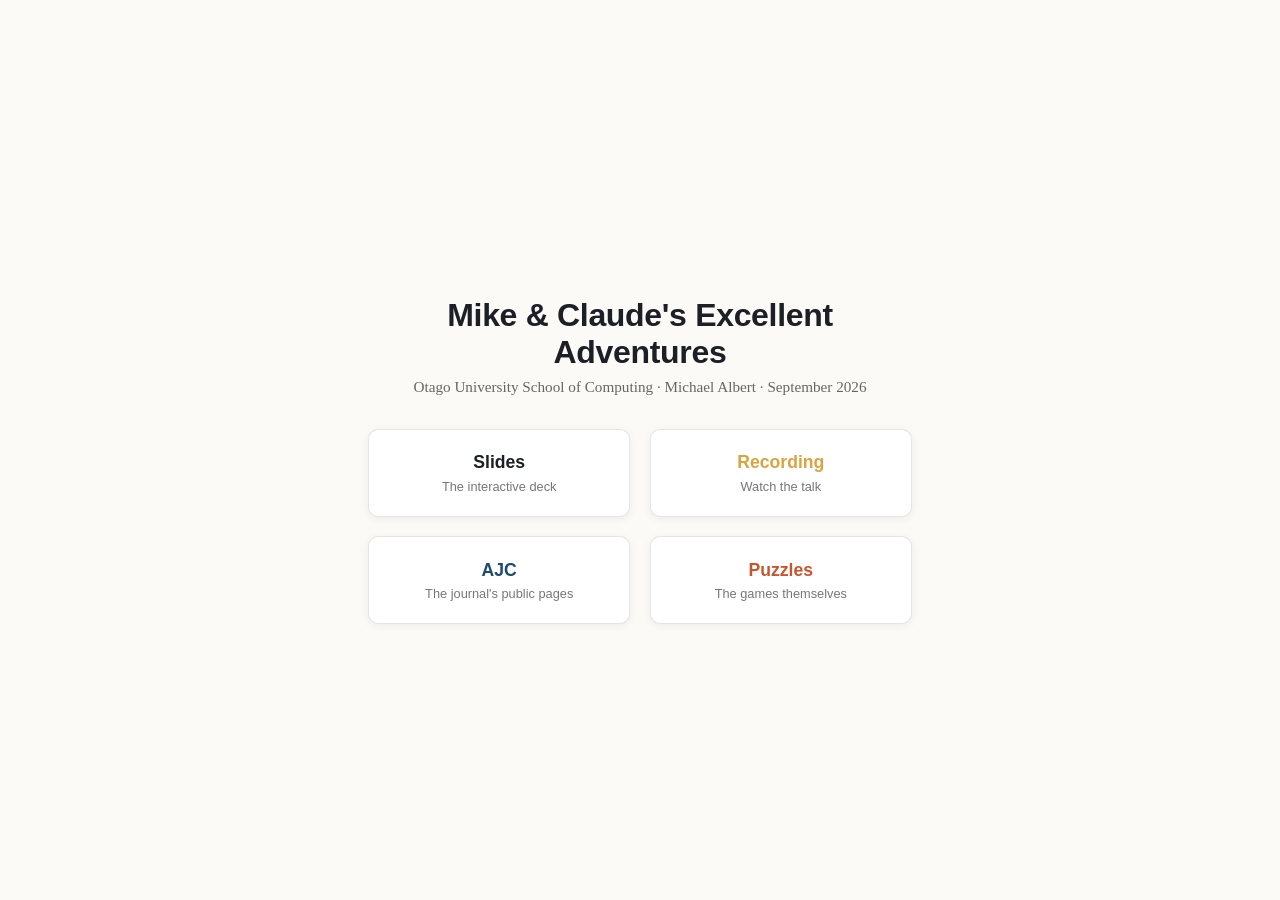
<file: index.html>
<!doctype html>
<html lang="en">
<head>
  <meta charset="utf-8" />
  <title>Mike &amp; Claude's Excellent Adventures</title>
  <meta name="viewport" content="width=device-width, initial-scale=1.0" />
  <style>
    :root {
      --ink: #1c1f26;
      --paper: #fbfaf7;
      --act1: #1f4b6e;
      --act3: #c9552f;
      --accent: #d9a441;
    }
    html, body {
      height: 100%;
      margin: 0;
    }
    body {
      display: flex;
      align-items: center;
      justify-content: center;
      background: var(--paper);
      color: var(--ink);
      font-family: Georgia, 'Iowan Old Style', serif;
      padding: 1.5em;
      box-sizing: border-box;
    }
    main {
      max-width: 34em;
      text-align: center;
    }
    h1 {
      font-family: 'Helvetica Neue', Arial, sans-serif;
      font-weight: 700;
      letter-spacing: -0.01em;
      font-size: 2em;
      margin-bottom: 0.2em;
    }
    p.meta {
      font-size: 0.95em;
      color: #666;
      margin-top: 0;
      margin-bottom: 2.2em;
    }
    .links {
      display: flex;
      gap: 1.2em;
      justify-content: center;
      flex-wrap: wrap;
    }
    a.card {
      display: block;
      flex: 1 1 12em;
      max-width: 14em;
      padding: 1.4em 1.2em;
      border-radius: 10px;
      border: 1px solid rgba(0, 0, 0, 0.1);
      background: #fff;
      color: var(--ink);
      text-decoration: none;
      font-family: 'Helvetica Neue', Arial, sans-serif;
      box-shadow: 0 2px 10px rgba(0, 0, 0, 0.06);
      transition: transform 0.15s ease, box-shadow 0.15s ease;
    }
    a.card:hover {
      transform: translateY(-2px);
      box-shadow: 0 6px 18px rgba(0, 0, 0, 0.1);
    }
    a.card .label {
      display: block;
      font-weight: 700;
      font-size: 1.1em;
      color: var(--ink);
      margin-bottom: 0.3em;
    }
    a.card .sub {
      display: block;
      font-size: 0.8em;
      color: #777;
    }
    a.card.recording .label {
      color: var(--accent);
    }
    a.card.ajc .label {
      color: var(--act1);
    }
    a.card.puzzles .label {
      color: var(--act3);
    }
  </style>
</head>
<body>
  <main>
    <h1>Mike &amp; Claude's Excellent Adventures</h1>
    <p class="meta">Otago University School of Computing · Michael Albert · September 2026</p>
    <div class="links">
      <a class="card slides" href="slides.html">
        <span class="label">Slides</span>
        <span class="sub">The interactive deck</span>
      </a>
      <a class="card recording" href="recording.html">
        <span class="label">Recording</span>
        <span class="sub">Watch the talk</span>
      </a>
      <a class="card ajc" href="https://ajc.maths.uq.edu.au/" target="_blank" rel="noopener">
        <span class="label">AJC</span>
        <span class="sub">The journal's public pages</span>
      </a>
      <a class="card puzzles" href="https://michael-albert-dun.github.io/" target="_blank" rel="noopener">
        <span class="label">Puzzles</span>
        <span class="sub">The games themselves</span>
      </a>
    </div>
  </main>
</body>
</html>
</file>
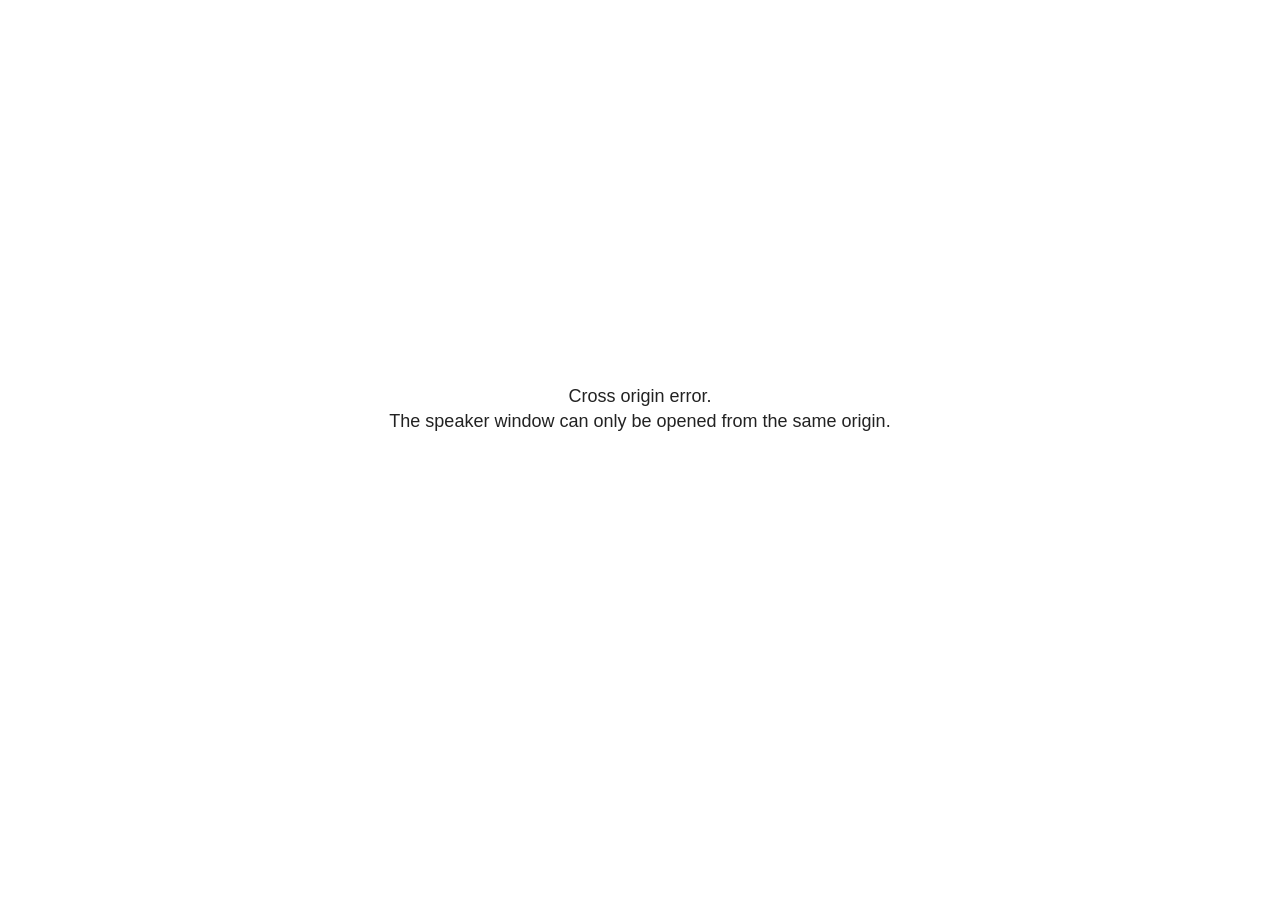
<file: plugin/notes/speaker-view.html>
<!--
	NOTE: You need to build the notes plugin after making changes to this file.
-->
<html lang="en">
	<head>
		<meta charset="utf-8">

		<title>reveal.js - Speaker View</title>

		<style>
			body {
				font-family: Helvetica;
				font-size: 18px;
			}

			#current-slide,
			#upcoming-slide,
			#speaker-controls {
				padding: 6px;
				box-sizing: border-box;
				-moz-box-sizing: border-box;
			}

			#current-slide iframe,
			#upcoming-slide iframe {
				width: 100%;
				height: 100%;
				border: 1px solid #ddd;
			}

			#current-slide .label,
			#upcoming-slide .label {
				position: absolute;
				top: 10px;
				left: 10px;
				z-index: 2;
			}

			#connection-status {
				position: absolute;
				top: 0;
				left: 0;
				width: 100%;
				height: 100%;
				z-index: 20;
				padding: 30% 20% 20% 20%;
				font-size: 18px;
				color: #222;
				background: #fff;
				text-align: center;
				box-sizing: border-box;
				line-height: 1.4;
			}

			.overlay-element {
				height: 34px;
				line-height: 34px;
				padding: 0 10px;
				text-shadow: none;
				background: rgba( 220, 220, 220, 0.8 );
				color: #222;
				font-size: 14px;
			}

			.overlay-element.interactive:hover {
				background: rgba( 220, 220, 220, 1 );
			}

			#current-slide {
				position: absolute;
				width: 60%;
				height: 100%;
				top: 0;
				left: 0;
				padding-right: 0;
			}

			#upcoming-slide {
				position: absolute;
				width: 40%;
				height: 40%;
				right: 0;
				top: 0;
			}

			/* Speaker controls */
			#speaker-controls {
				position: absolute;
				top: 40%;
				right: 0;
				width: 40%;
				height: 60%;
				overflow: auto;
				font-size: 18px;
			}

				.speaker-controls-time.hidden,
				.speaker-controls-notes.hidden {
					display: none;
				}

				.speaker-controls-time .label,
				.speaker-controls-pace .label,
				.speaker-controls-notes .label {
					text-transform: uppercase;
					font-weight: normal;
					font-size: 0.66em;
					color: #666;
					margin: 0;
				}

				.speaker-controls-time, .speaker-controls-pace {
					border-bottom: 1px solid rgba( 200, 200, 200, 0.5 );
					margin-bottom: 10px;
					padding: 10px 16px;
					padding-bottom: 20px;
					cursor: pointer;
				}

				.speaker-controls-time .reset-button {
					opacity: 0;
					float: right;
					color: #666;
					text-decoration: none;
				}
				.speaker-controls-time:hover .reset-button {
					opacity: 1;
				}

				.speaker-controls-time .timer,
				.speaker-controls-time .clock {
					width: 50%;
				}

				.speaker-controls-time .timer,
				.speaker-controls-time .clock,
				.speaker-controls-time .pacing .hours-value,
				.speaker-controls-time .pacing .minutes-value,
				.speaker-controls-time .pacing .seconds-value {
					font-size: 1.9em;
				}

				.speaker-controls-time .timer {
					float: left;
				}

				.speaker-controls-time .clock {
					float: right;
					text-align: right;
				}

				.speaker-controls-time span.mute {
					opacity: 0.3;
				}

				.speaker-controls-time .pacing-title {
					margin-top: 5px;
				}

				.speaker-controls-time .pacing.ahead {
					color: blue;
				}

				.speaker-controls-time .pacing.on-track {
					color: green;
				}

				.speaker-controls-time .pacing.behind {
					color: red;
				}

				.speaker-controls-notes {
					padding: 10px 16px;
				}

				.speaker-controls-notes .value {
					margin-top: 5px;
					line-height: 1.4;
					font-size: 1.2em;
				}

			/* Layout selector */
			#speaker-layout {
				position: absolute;
				top: 10px;
				right: 10px;
				color: #222;
				z-index: 10;
			}
				#speaker-layout select {
					position: absolute;
					width: 100%;
					height: 100%;
					top: 0;
					left: 0;
					border: 0;
					box-shadow: 0;
					cursor: pointer;
					opacity: 0;

					font-size: 1em;
					background-color: transparent;

					-moz-appearance: none;
					-webkit-appearance: none;
					-webkit-tap-highlight-color: rgba(0, 0, 0, 0);
				}

				#speaker-layout select:focus {
					outline: none;
					box-shadow: none;
				}

			.clear {
				clear: both;
			}

			/* Speaker layout: Wide */
			body[data-speaker-layout="wide"] #current-slide,
			body[data-speaker-layout="wide"] #upcoming-slide {
				width: 50%;
				height: 45%;
				padding: 6px;
			}

			body[data-speaker-layout="wide"] #current-slide {
				top: 0;
				left: 0;
			}

			body[data-speaker-layout="wide"] #upcoming-slide {
				top: 0;
				left: 50%;
			}

			body[data-speaker-layout="wide"] #speaker-controls {
				top: 45%;
				left: 0;
				width: 100%;
				height: 50%;
				font-size: 1.25em;
			}

			/* Speaker layout: Tall */
			body[data-speaker-layout="tall"] #current-slide,
			body[data-speaker-layout="tall"] #upcoming-slide {
				width: 45%;
				height: 50%;
				padding: 6px;
			}

			body[data-speaker-layout="tall"] #current-slide {
				top: 0;
				left: 0;
			}

			body[data-speaker-layout="tall"] #upcoming-slide {
				top: 50%;
				left: 0;
			}

			body[data-speaker-layout="tall"] #speaker-controls {
				padding-top: 40px;
				top: 0;
				left: 45%;
				width: 55%;
				height: 100%;
				font-size: 1.25em;
			}

			/* Speaker layout: Notes only */
			body[data-speaker-layout="notes-only"] #current-slide,
			body[data-speaker-layout="notes-only"] #upcoming-slide {
				display: none;
			}

			body[data-speaker-layout="notes-only"] #speaker-controls {
				padding-top: 40px;
				top: 0;
				left: 0;
				width: 100%;
				height: 100%;
				font-size: 1.25em;
			}

			@media screen and (max-width: 1080px) {
				body[data-speaker-layout="default"] #speaker-controls {
					font-size: 16px;
				}
			}

			@media screen and (max-width: 900px) {
				body[data-speaker-layout="default"] #speaker-controls {
					font-size: 14px;
				}
			}

			@media screen and (max-width: 800px) {
				body[data-speaker-layout="default"] #speaker-controls {
					font-size: 12px;
				}
			}

		</style>
	</head>

	<body>

		<div id="connection-status">Loading speaker view...</div>

		<div id="current-slide"></div>
		<div id="upcoming-slide"><span class="overlay-element label">Upcoming</span></div>
		<div id="speaker-controls">
			<div class="speaker-controls-time">
				<h4 class="label">Time <span class="reset-button">Click to Reset</span></h4>
				<div class="clock">
					<span class="clock-value">0:00 AM</span>
				</div>
				<div class="timer">
					<span class="hours-value">00</span><span class="minutes-value">:00</span><span class="seconds-value">:00</span>
				</div>
				<div class="clear"></div>

				<h4 class="label pacing-title" style="display: none">Pacing – Time to finish current slide</h4>
				<div class="pacing" style="display: none">
					<span class="hours-value">00</span><span class="minutes-value">:00</span><span class="seconds-value">:00</span>
				</div>
			</div>

			<div class="speaker-controls-notes hidden">
				<h4 class="label">Notes</h4>
				<div class="value"></div>
			</div>
		</div>
		<div id="speaker-layout" class="overlay-element interactive">
			<span class="speaker-layout-label"></span>
			<select class="speaker-layout-dropdown"></select>
		</div>

		<script>

			(function() {

				var notes,
					notesValue,
					currentState,
					currentSlide,
					upcomingSlide,
					layoutLabel,
					layoutDropdown,
					pendingCalls = {},
					lastRevealApiCallId = 0,
					connected = false

				var connectionStatus = document.querySelector( '#connection-status' );

				var SPEAKER_LAYOUTS = {
					'default': 'Default',
					'wide': 'Wide',
					'tall': 'Tall',
					'notes-only': 'Notes only'
				};

				setupLayout();

				let openerOrigin;

				try {
					openerOrigin = window.opener.location.origin;
				}
				catch ( error ) { console.warn( error ) }

				// In order to prevent XSS, the speaker view will only run if its
				// opener has the same origin as itself
				if( window.location.origin !== openerOrigin ) {
					connectionStatus.innerHTML = 'Cross origin error.<br>The speaker window can only be opened from the same origin.';
					return;
				}

				var connectionTimeout = setTimeout( function() {
					connectionStatus.innerHTML = 'Error connecting to main window.<br>Please try closing and reopening the speaker view.';
				}, 5000 );

				window.addEventListener( 'message', function( event ) {

					// Validate the origin of all messages to avoid parsing messages
					// that aren't meant for us. Ignore when running off file:// so
					// that the speaker view continues to work without a web server.
					if( window.location.origin !== event.origin && window.location.origin !== 'file://' ) {
						return
					}

					clearTimeout( connectionTimeout );
					connectionStatus.style.display = 'none';

					var data = JSON.parse( event.data );

					// The overview mode is only useful to the reveal.js instance
					// where navigation occurs so we don't sync it
					if( data.state ) delete data.state.overview;

					// Messages sent by the notes plugin inside of the main window
					if( data && data.namespace === 'reveal-notes' ) {
						if( data.type === 'connect' ) {
							handleConnectMessage( data );
						}
						else if( data.type === 'state' ) {
							handleStateMessage( data );
						}
						else if( data.type === 'return' ) {
							pendingCalls[data.callId](data.result);
							delete pendingCalls[data.callId];
						}
					}
					// Messages sent by the reveal.js inside of the current slide preview
					else if( data && data.namespace === 'reveal' ) {
						const supportedEvents = [
							'slidechanged',
							'fragmentshown',
							'fragmenthidden',
							'paused',
							'resumed',
							'previewiframe',
							'previewimage',
							'previewvideo',
							'closeoverlay'
						];

						if( /ready/.test( data.eventName ) ) {
							// Send a message back to notify that the handshake is complete
							window.opener.postMessage( JSON.stringify({ namespace: 'reveal-notes', type: 'connected'} ), '*' );
						}
						else if( supportedEvents.includes( data.eventName ) && currentState !== JSON.stringify( data.state ) ) {
							dispatchStateToMainWindow( data.state );
						}
					}

				} );

				/**
				 * Updates the presentation in the main window to match the state
				 * of the presentation in the notes window.
				 */
				const dispatchStateToMainWindow = debounce(( state ) => {
					window.opener.postMessage( JSON.stringify({ method: 'setState', args: [ state ]} ), '*' );
				}, 500);

				/**
				 * Asynchronously calls the Reveal.js API of the main frame.
				 */
				function callRevealApi( methodName, methodArguments, callback ) {

					var callId = ++lastRevealApiCallId;
					pendingCalls[callId] = callback;
					window.opener.postMessage( JSON.stringify( {
						namespace: 'reveal-notes',
						type: 'call',
						callId: callId,
						methodName: methodName,
						arguments: methodArguments
					} ), '*' );

				}

				/**
				 * Called when the main window is trying to establish a
				 * connection.
				 */
				function handleConnectMessage( data ) {

					if( connected === false ) {
						connected = true;

						setupIframes( data );
						setupKeyboard();
						setupNotes();
						setupTimer();
						setupHeartbeat();
					}

				}

				/**
				 * Called when the main window sends an updated state.
				 */
				function handleStateMessage( data ) {

					// Store the most recently set state to avoid circular loops
					// applying the same state
					currentState = JSON.stringify( data.state );

					// No need for updating the notes in case of fragment changes
					if ( data.notes ) {
						notes.classList.remove( 'hidden' );
						notesValue.style.whiteSpace = data.whitespace;
						if( data.markdown ) {
							notesValue.innerHTML = marked( data.notes );
						}
						else {
							notesValue.innerHTML = data.notes;
						}
					}
					else {
						notes.classList.add( 'hidden' );
					}

					// Don't show lightboxes in the upcoming slide
					const { previewVideo, previewImage, previewIframe, ...upcomingState } = data.state;

					// Update the note slides
					currentSlide.contentWindow.postMessage( JSON.stringify({ method: 'setState', args: [ data.state ] }), '*' );
					upcomingSlide.contentWindow.postMessage( JSON.stringify({ method: 'setState', args: [ upcomingState ] }), '*' );
					upcomingSlide.contentWindow.postMessage( JSON.stringify({ method: 'next' }), '*' );

				}

				// Limit to max one state update per X ms
				handleStateMessage = debounce( handleStateMessage, 200 );

				/**
				 * Forward keyboard events to the current slide window.
				 * This enables keyboard events to work even if focus
				 * isn't set on the current slide iframe.
				 *
				 * Block F5 default handling, it reloads and disconnects
				 * the speaker notes window.
				 */
				function setupKeyboard() {

					document.addEventListener( 'keydown', function( event ) {
						if( event.keyCode === 116 || ( event.metaKey && event.keyCode === 82 ) ) {
							event.preventDefault();
							return false;
						}
						currentSlide.contentWindow.postMessage( JSON.stringify({ method: 'triggerKey', args: [ event.keyCode ] }), '*' );
					} );

				}

				/**
				 * Creates the preview iframes.
				 */
				function setupIframes( data ) {

					var params = [
						'receiver',
						'progress=false',
						'history=false',
						'transition=none',
						'autoSlide=0',
						'backgroundTransition=none'
					].join( '&' );

					var urlSeparator = /\?/.test(data.url) ? '&' : '?';
					var hash = '#/' + data.state.indexh + '/' + data.state.indexv;
					var currentURL = data.url + urlSeparator + params + '&scrollActivationWidth=false&postMessageEvents=true' + hash;
					var upcomingURL = data.url + urlSeparator + params + '&scrollActivationWidth=false&controls=false' + hash;

					currentSlide = document.createElement( 'iframe' );
					currentSlide.setAttribute( 'width', 1280 );
					currentSlide.setAttribute( 'height', 1024 );
					currentSlide.setAttribute( 'src', currentURL );
					document.querySelector( '#current-slide' ).appendChild( currentSlide );

					upcomingSlide = document.createElement( 'iframe' );
					upcomingSlide.setAttribute( 'width', 640 );
					upcomingSlide.setAttribute( 'height', 512 );
					upcomingSlide.setAttribute( 'src', upcomingURL );
					document.querySelector( '#upcoming-slide' ).appendChild( upcomingSlide );

				}

				/**
				 * Setup the notes UI.
				 */
				function setupNotes() {

					notes = document.querySelector( '.speaker-controls-notes' );
					notesValue = document.querySelector( '.speaker-controls-notes .value' );

				}

				/**
				 * We send out a heartbeat at all times to ensure we can
				 * reconnect with the main presentation window after reloads.
				 */
				function setupHeartbeat() {

					setInterval( () => {
						window.opener.postMessage( JSON.stringify({ namespace: 'reveal-notes', type: 'heartbeat'} ), '*' );
					}, 1000 );

				}

				function getTimings( callback ) {

					callRevealApi( 'getSlidesAttributes', [], function ( slideAttributes ) {
						callRevealApi( 'getConfig', [], function ( config ) {
							var totalTime = config.totalTime;
							var minTimePerSlide = config.minimumTimePerSlide || 0;
							var defaultTiming = config.defaultTiming;
							if ((defaultTiming == null) && (totalTime == null)) {
								callback(null);
								return;
							}
							// Setting totalTime overrides defaultTiming
							if (totalTime) {
								defaultTiming = 0;
							}
							var timings = [];
							for ( var i in slideAttributes ) {
								var slide = slideAttributes[ i ];
								var timing = defaultTiming;
								if( slide.hasOwnProperty( 'data-timing' )) {
									var t = slide[ 'data-timing' ];
									timing = parseInt(t);
									if( isNaN(timing) ) {
										console.warn("Could not parse timing '" + t + "' of slide " + i + "; using default of " + defaultTiming);
										timing = defaultTiming;
									}
								}
								timings.push(timing);
							}
							if ( totalTime ) {
								// After we've allocated time to individual slides, we summarize it and
								// subtract it from the total time
								var remainingTime = totalTime - timings.reduce( function(a, b) { return a + b; }, 0 );
								// The remaining time is divided by the number of slides that have 0 seconds
								// allocated at the moment, giving the average time-per-slide on the remaining slides
								var remainingSlides = (timings.filter( function(x) { return x == 0 }) ).length
								var timePerSlide = Math.round( remainingTime / remainingSlides, 0 )
								// And now we replace every zero-value timing with that average
								timings = timings.map( function(x) { return (x==0 ? timePerSlide : x) } );
							}
							var slidesUnderMinimum = timings.filter( function(x) { return (x < minTimePerSlide) } ).length
							if ( slidesUnderMinimum ) {
								message = "The pacing time for " + slidesUnderMinimum + " slide(s) is under the configured minimum of " + minTimePerSlide + " seconds. Check the data-timing attribute on individual slides, or consider increasing the totalTime or minimumTimePerSlide configuration options (or removing some slides).";
								alert(message);
							}
							callback( timings );
						} );
					} );

				}

				/**
				 * Return the number of seconds allocated for presenting
				 * all slides up to and including this one.
				 */
				function getTimeAllocated( timings, callback ) {

					callRevealApi( 'getSlidePastCount', [], function ( currentSlide ) {
						var allocated = 0;
						for (var i in timings.slice(0, currentSlide + 1)) {
							allocated += timings[i];
						}
						callback( allocated );
					} );

				}

				/**
				 * Create the timer and clock and start updating them
				 * at an interval.
				 */
				function setupTimer() {

					var start = new Date(),
					timeEl = document.querySelector( '.speaker-controls-time' ),
					clockEl = timeEl.querySelector( '.clock-value' ),
					hoursEl = timeEl.querySelector( '.hours-value' ),
					minutesEl = timeEl.querySelector( '.minutes-value' ),
					secondsEl = timeEl.querySelector( '.seconds-value' ),
					pacingTitleEl = timeEl.querySelector( '.pacing-title' ),
					pacingEl = timeEl.querySelector( '.pacing' ),
					pacingHoursEl = pacingEl.querySelector( '.hours-value' ),
					pacingMinutesEl = pacingEl.querySelector( '.minutes-value' ),
					pacingSecondsEl = pacingEl.querySelector( '.seconds-value' );

					var timings = null;
					getTimings( function ( _timings ) {

						timings = _timings;
						if (_timings !== null) {
							pacingTitleEl.style.removeProperty('display');
							pacingEl.style.removeProperty('display');
						}

						// Update once directly
						_updateTimer();

						// Then update every second
						setInterval( _updateTimer, 1000 );

					} );


					function _resetTimer() {

						if (timings == null) {
							start = new Date();
							_updateTimer();
						}
						else {
							// Reset timer to beginning of current slide
							getTimeAllocated( timings, function ( slideEndTimingSeconds ) {
								var slideEndTiming = slideEndTimingSeconds * 1000;
								callRevealApi( 'getSlidePastCount', [], function ( currentSlide ) {
									var currentSlideTiming = timings[currentSlide] * 1000;
									var previousSlidesTiming = slideEndTiming - currentSlideTiming;
									var now = new Date();
									start = new Date(now.getTime() - previousSlidesTiming);
									_updateTimer();
								} );
							} );
						}

					}

					timeEl.addEventListener( 'click', function() {
						_resetTimer();
						return false;
					} );

					function _displayTime( hrEl, minEl, secEl, time) {

						var sign = Math.sign(time) == -1 ? "-" : "";
						time = Math.abs(Math.round(time / 1000));
						var seconds = time % 60;
						var minutes = Math.floor( time / 60 ) % 60 ;
						var hours = Math.floor( time / ( 60 * 60 )) ;
						hrEl.innerHTML = sign + zeroPadInteger( hours );
						if (hours == 0) {
							hrEl.classList.add( 'mute' );
						}
						else {
							hrEl.classList.remove( 'mute' );
						}
						minEl.innerHTML = ':' + zeroPadInteger( minutes );
						if (hours == 0 && minutes == 0) {
							minEl.classList.add( 'mute' );
						}
						else {
							minEl.classList.remove( 'mute' );
						}
						secEl.innerHTML = ':' + zeroPadInteger( seconds );
					}

					function _updateTimer() {

						var diff, hours, minutes, seconds,
						now = new Date();

						diff = now.getTime() - start.getTime();

						clockEl.innerHTML = now.toLocaleTimeString( 'en-US', { hour12: true, hour: '2-digit', minute:'2-digit' } );
						_displayTime( hoursEl, minutesEl, secondsEl, diff );
						if (timings !== null) {
							_updatePacing(diff);
						}

					}

					function _updatePacing(diff) {

						getTimeAllocated( timings, function ( slideEndTimingSeconds ) {
							var slideEndTiming = slideEndTimingSeconds * 1000;

							callRevealApi( 'getSlidePastCount', [], function ( currentSlide ) {
								var currentSlideTiming = timings[currentSlide] * 1000;
								var timeLeftCurrentSlide = slideEndTiming - diff;
								if (timeLeftCurrentSlide < 0) {
									pacingEl.className = 'pacing behind';
								}
								else if (timeLeftCurrentSlide < currentSlideTiming) {
									pacingEl.className = 'pacing on-track';
								}
								else {
									pacingEl.className = 'pacing ahead';
								}
								_displayTime( pacingHoursEl, pacingMinutesEl, pacingSecondsEl, timeLeftCurrentSlide );
							} );
						} );
					}

				}

				/**
				 * Sets up the speaker view layout and layout selector.
				 */
				function setupLayout() {

					layoutDropdown = document.querySelector( '.speaker-layout-dropdown' );
					layoutLabel = document.querySelector( '.speaker-layout-label' );

					// Render the list of available layouts
					for( var id in SPEAKER_LAYOUTS ) {
						var option = document.createElement( 'option' );
						option.setAttribute( 'value', id );
						option.textContent = SPEAKER_LAYOUTS[ id ];
						layoutDropdown.appendChild( option );
					}

					// Monitor the dropdown for changes
					layoutDropdown.addEventListener( 'change', function( event ) {

						setLayout( layoutDropdown.value );

					}, false );

					// Restore any currently persisted layout
					setLayout( getLayout() );

				}

				/**
				 * Sets a new speaker view layout. The layout is persisted
				 * in local storage.
				 */
				function setLayout( value ) {

					var title = SPEAKER_LAYOUTS[ value ];

					layoutLabel.innerHTML = 'Layout' + ( title ? ( ': ' + title ) : '' );
					layoutDropdown.value = value;

					document.body.setAttribute( 'data-speaker-layout', value );

					// Persist locally
					if( supportsLocalStorage() ) {
						window.localStorage.setItem( 'reveal-speaker-layout', value );
					}

				}

				/**
				 * Returns the ID of the most recently set speaker layout
				 * or our default layout if none has been set.
				 */
				function getLayout() {

					if( supportsLocalStorage() ) {
						var layout = window.localStorage.getItem( 'reveal-speaker-layout' );
						if( layout ) {
							return layout;
						}
					}

					// Default to the first record in the layouts hash
					for( var id in SPEAKER_LAYOUTS ) {
						return id;
					}

				}

				function supportsLocalStorage() {

					try {
						localStorage.setItem('test', 'test');
						localStorage.removeItem('test');
						return true;
					}
					catch( e ) {
						return false;
					}

				}

				function zeroPadInteger( num ) {

					var str = '00' + parseInt( num );
					return str.substring( str.length - 2 );

				}

				/**
				 * Limits the frequency at which a function can be called.
				 */
				function debounce( fn, ms ) {

					var lastTime = 0,
						timeout;

					return function() {

						var args = arguments;
						var context = this;

						clearTimeout( timeout );

						var timeSinceLastCall = Date.now() - lastTime;
						if( timeSinceLastCall > ms ) {
							fn.apply( context, args );
							lastTime = Date.now();
						}
						else {
							timeout = setTimeout( function() {
								fn.apply( context, args );
								lastTime = Date.now();
							}, ms - timeSinceLastCall );
						}

					}

				}

			})();

		</script>
	</body>
</html>
</file>
